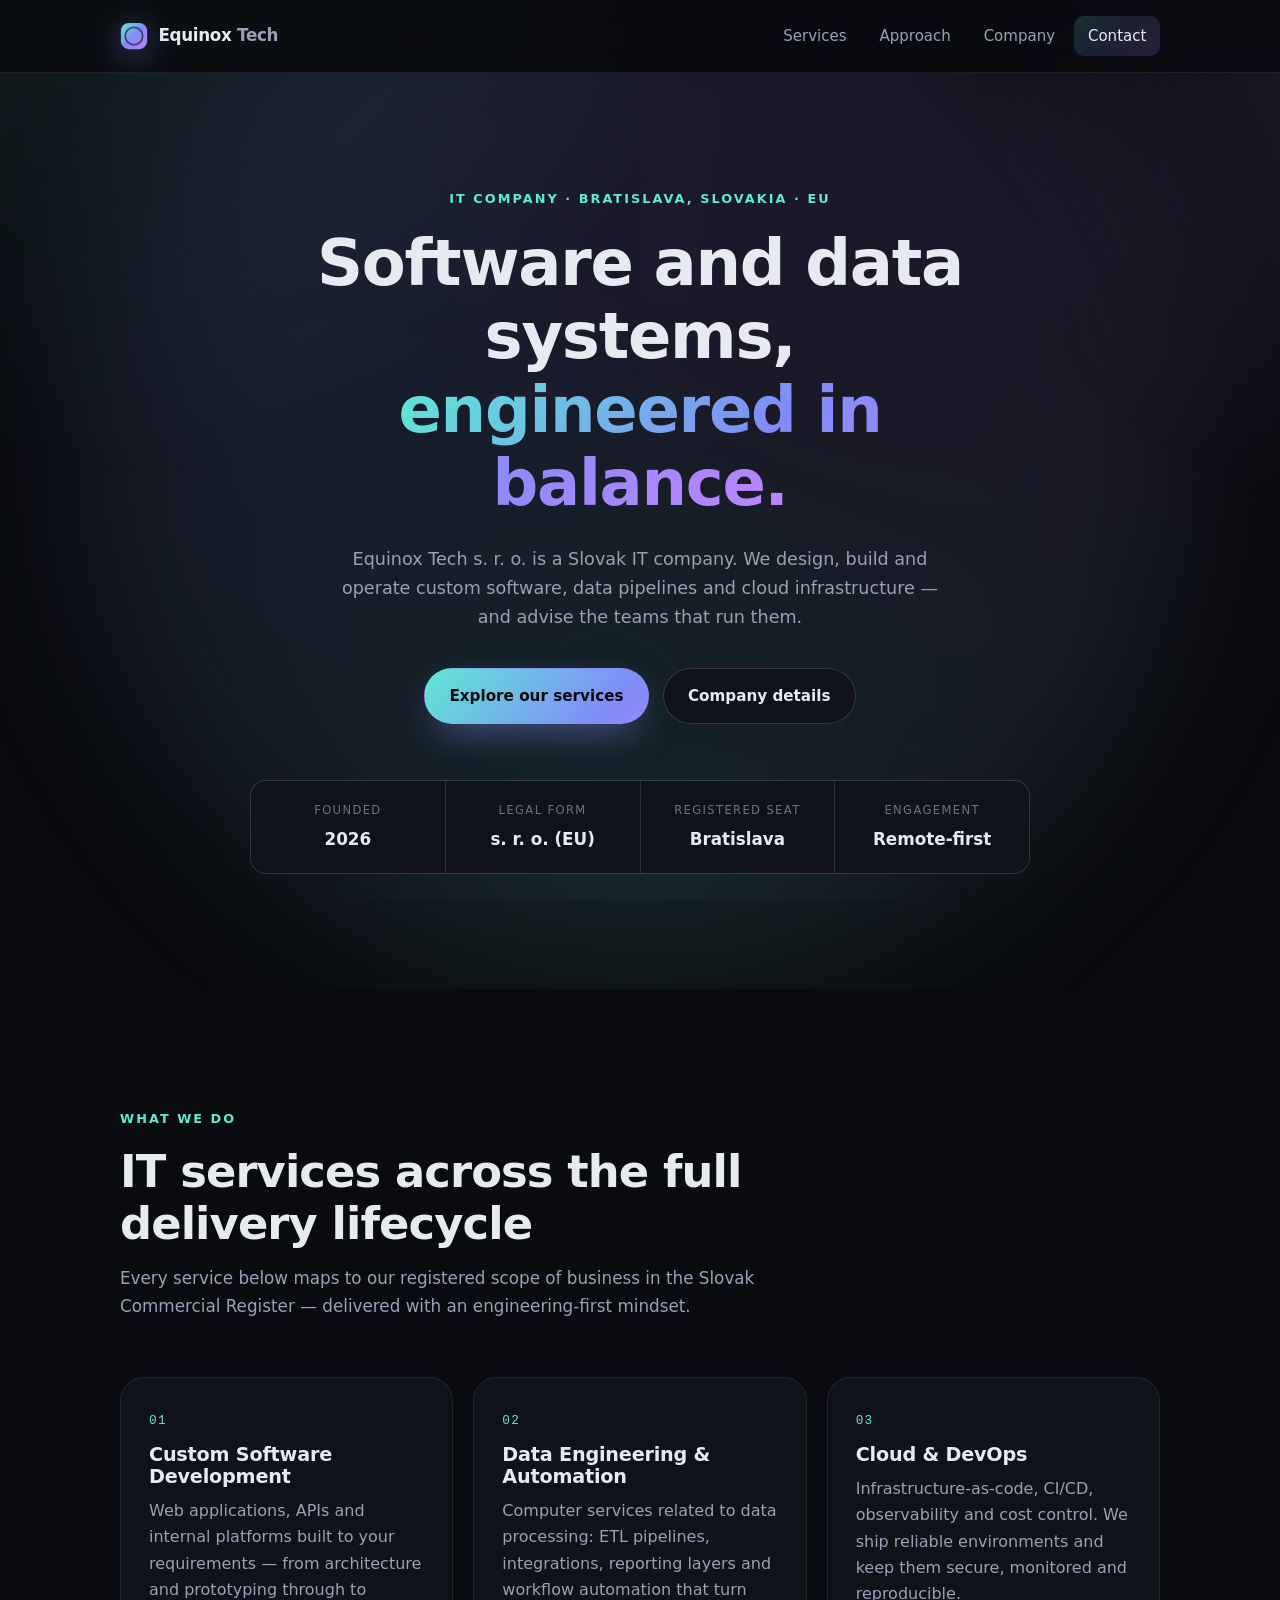
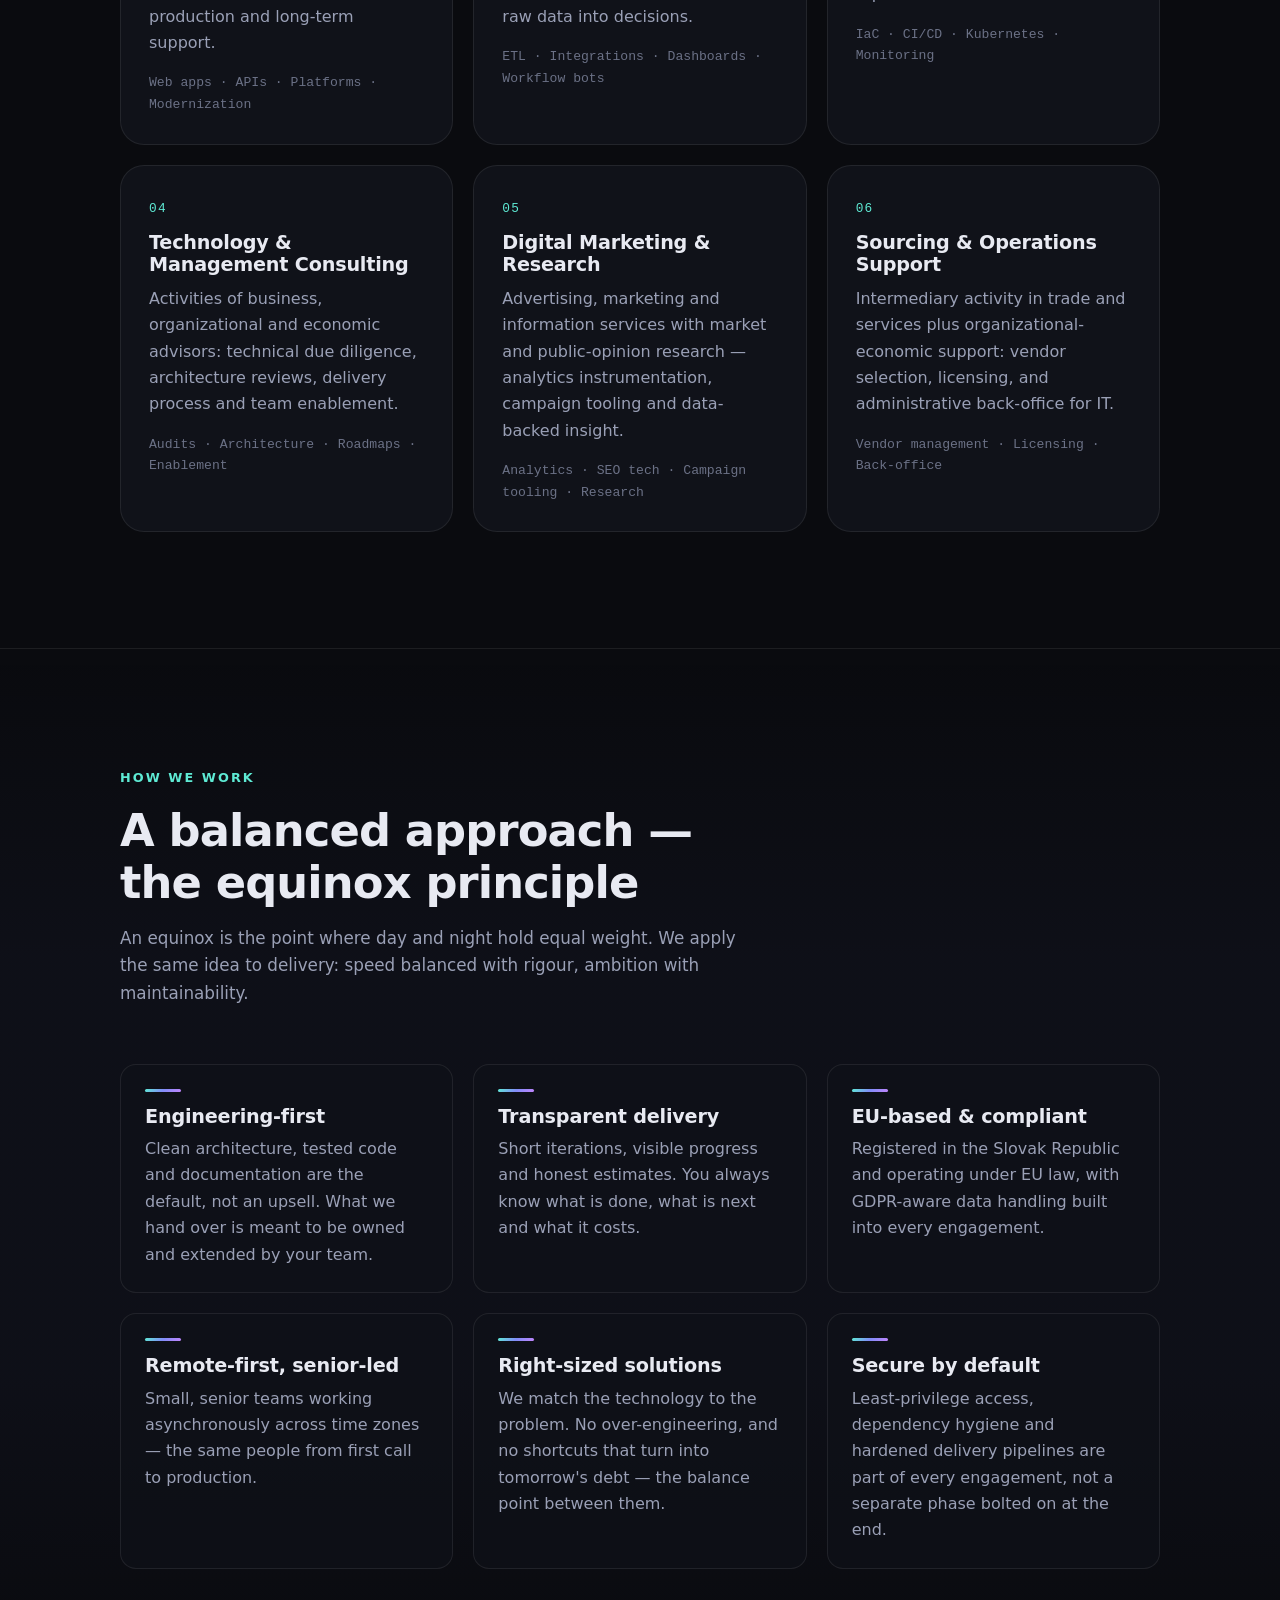
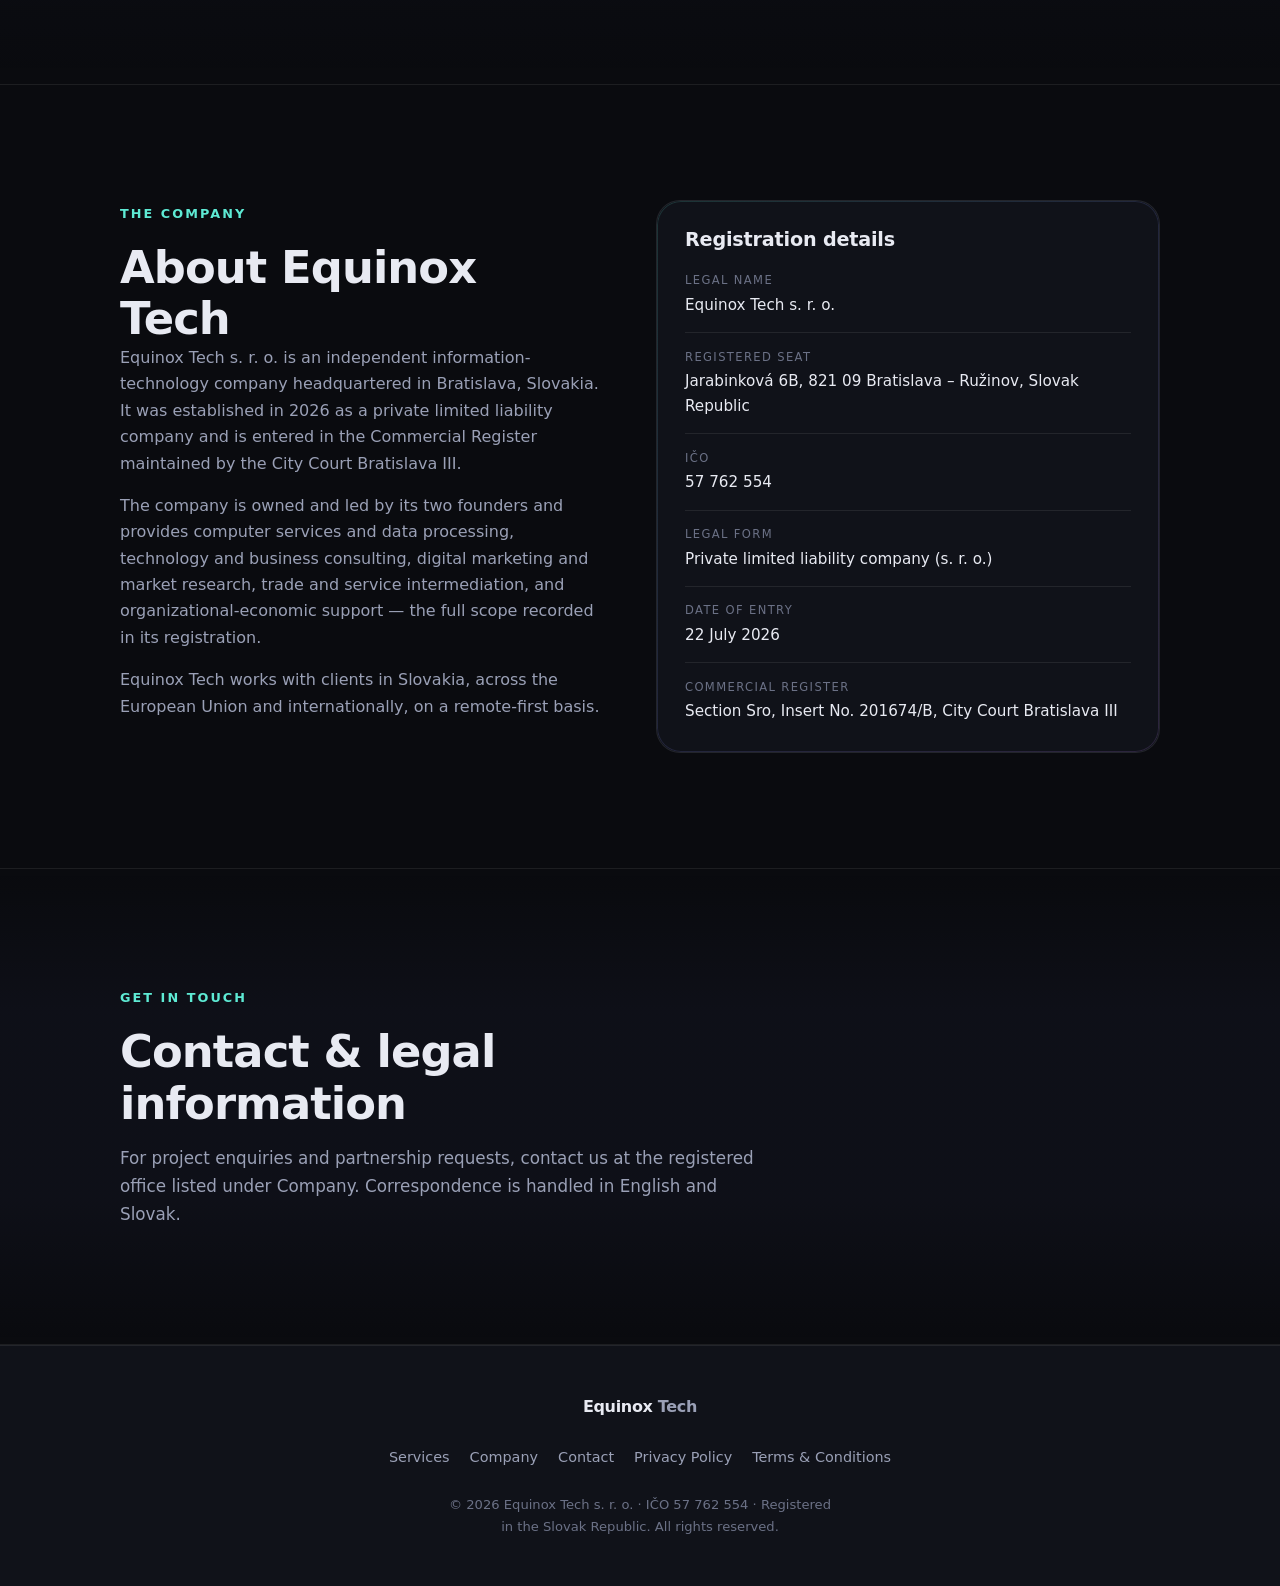
<file: index.html>
<!DOCTYPE html>
<html lang="en">
<head>
  <meta charset="UTF-8" />
  <meta name="viewport" content="width=device-width, initial-scale=1" />

  <title>Equinox Tech — IT Services &amp; Software Engineering Company in Slovakia</title>
  <meta name="description" content="Equinox Tech s. r. o. is a Slovakia-based IT company delivering custom software development, data engineering, cloud &amp; DevOps, and technology consulting for businesses across the EU and worldwide." />
  <meta name="keywords" content="Equinox Tech, IT services, software development, data engineering, cloud, DevOps, technology consulting, Bratislava, Slovakia, IT company" />
  <meta name="author" content="Equinox Tech s. r. o." />
  <meta name="robots" content="index, follow, max-image-preview:large, max-snippet:-1, max-video-preview:-1" />
  <meta name="theme-color" content="#0a0b0f" />
  <meta name="color-scheme" content="dark" />

  <link rel="canonical" href="https://equinox.tech/" />

  <!-- Open Graph -->
  <meta property="og:type" content="website" />
  <meta property="og:site_name" content="Equinox Tech" />
  <meta property="og:title" content="Equinox Tech — IT Services &amp; Software Engineering Company in Slovakia" />
  <meta property="og:description" content="Slovakia-based IT company delivering custom software development, data engineering, cloud &amp; DevOps, and technology consulting for businesses across the EU and worldwide." />
  <meta property="og:url" content="https://equinox.tech/" />
  <meta property="og:locale" content="en_US" />
  <meta property="og:image" content="https://equinox.tech/assets/og-image.svg" />
  <meta property="og:image:type" content="image/svg+xml" />
  <meta property="og:image:width" content="1200" />
  <meta property="og:image:height" content="630" />
  <meta property="og:image:alt" content="Equinox Tech — IT services and software engineering" />

  <!-- Twitter -->
  <meta name="twitter:card" content="summary_large_image" />
  <meta name="twitter:title" content="Equinox Tech — IT Services &amp; Software Engineering Company in Slovakia" />
  <meta name="twitter:description" content="Slovakia-based IT company delivering custom software development, data engineering, cloud &amp; DevOps, and technology consulting." />
  <meta name="twitter:image" content="https://equinox.tech/assets/og-image.svg" />
  <meta name="twitter:image:alt" content="Equinox Tech — IT services and software engineering" />

  <link rel="icon" href="assets/favicon.svg" type="image/svg+xml" />
  <link rel="apple-touch-icon" href="assets/favicon.svg" />
  <link rel="manifest" href="site.webmanifest" />

  <link rel="preload" href="assets/css/styles.css" as="style" />
  <link rel="stylesheet" href="assets/css/styles.css" />

  <script type="application/ld+json">
  {
    "@context": "https://schema.org",
    "@type": "Organization",
    "@id": "https://equinox.tech/#organization",
    "name": "Equinox Tech",
    "legalName": "Equinox Tech s. r. o.",
    "url": "https://equinox.tech/",
    "logo": "https://equinox.tech/assets/favicon.svg",
    "image": "https://equinox.tech/assets/og-image.svg",
    "description": "Slovakia-based IT company delivering custom software development, data engineering, cloud & DevOps, and technology consulting for businesses across the EU and worldwide.",
    "foundingDate": "2026-07-22",
    "slogan": "Engineering in balance.",
    "email": null,
    "address": {
      "@type": "PostalAddress",
      "streetAddress": "Jarabinková 6B",
      "addressLocality": "Bratislava – Ružinov",
      "postalCode": "821 09",
      "addressRegion": "Bratislavský kraj",
      "addressCountry": "SK"
    },
    "areaServed": ["SK", "EU", "Worldwide"],
    "knowsLanguage": ["en", "sk"],
    "knowsAbout": [
      "Software Development",
      "Web Application Development",
      "Data Processing and Automation",
      "Cloud Infrastructure",
      "DevOps",
      "Technology Consulting",
      "Digital Marketing and Market Research",
      "IT Services"
    ],
    "identifier": [
      { "@type": "PropertyValue", "name": "IČO", "value": "57762554" },
      { "@type": "PropertyValue", "name": "Commercial Register", "value": "Section Sro, Insert No. 201674/B, City Court Bratislava III" }
    ],
    "founder": [
      { "@type": "Person", "name": "Dmytro Fandieiev" },
      { "@type": "Person", "name": "Iryna Fandieieva" }
    ],
    "sameAs": [
      "https://www.orsr.sk/vypis.asp?lan=en&ID=767964&SID=2&P=1",
      "https://finstat.sk/57762554",
      "https://valida.sk/57762554"
    ]
  }
  </script>
  <script type="application/ld+json">
  {
    "@context": "https://schema.org",
    "@type": "WebSite",
    "@id": "https://equinox.tech/#website",
    "url": "https://equinox.tech/",
    "name": "Equinox Tech",
    "inLanguage": "en",
    "publisher": { "@id": "https://equinox.tech/#organization" }
  }
  </script>
</head>
<body>
  <a class="skip-link" href="#main">Skip to content</a>

  <header class="site-header">
    <div class="container header-inner">
      <a class="brand" href="#top" aria-label="Equinox Tech — home">
        <span class="brand-mark" aria-hidden="true">
          <svg viewBox="0 0 32 32" width="28" height="28" focusable="false">
            <defs>
              <linearGradient id="bg-grad" x1="0" y1="0" x2="1" y2="1">
                <stop offset="0" stop-color="#5eead4" />
                <stop offset="0.5" stop-color="#818cf8" />
                <stop offset="1" stop-color="#c084fc" />
              </linearGradient>
            </defs>
            <rect x="1" y="1" width="30" height="30" rx="9" fill="url(#bg-grad)" />
            <path d="M16 6a10 10 0 0 0 0 20 10 10 0 0 1 0-20Z" fill="#0a0b0f" opacity="0.85" />
            <circle cx="16" cy="16" r="10" fill="none" stroke="#0a0b0f" stroke-width="2" opacity="0.6" />
          </svg>
        </span>
        <span class="brand-name">Equinox<span class="brand-name-accent"> Tech</span></span>
      </a>

      <nav class="site-nav" aria-label="Primary">
        <button class="nav-toggle" aria-expanded="false" aria-controls="nav-list">
          <span class="nav-toggle-bar" aria-hidden="true"></span>
          <span class="sr-only">Toggle navigation</span>
        </button>
        <ul class="nav-list" id="nav-list">
          <li><a href="#services">Services</a></li>
          <li><a href="#approach">Approach</a></li>
          <li><a href="#about">Company</a></li>
          <li><a href="#contact">Contact</a></li>
        </ul>
      </nav>
    </div>
  </header>

  <main id="main">
    <!-- Hero -->
    <section class="hero" aria-labelledby="hero-title">
      <div class="hero-glow" aria-hidden="true"></div>
      <div class="container hero-inner">
        <p class="eyebrow reveal">IT company · Bratislava, Slovakia · EU</p>
        <h1 id="hero-title" class="reveal">
          Software and data systems,<br />
          <span class="gradient-text">engineered in balance.</span>
        </h1>
        <p class="hero-lead reveal">
          Equinox Tech s. r. o. is a Slovak IT company. We design, build and operate custom
          software, data pipelines and cloud infrastructure — and advise the teams that run them.
        </p>
        <div class="hero-actions reveal">
          <a class="btn btn-primary" href="#services">Explore our services</a>
          <a class="btn btn-ghost" href="#about">Company details</a>
        </div>
        <dl class="hero-stats reveal">
          <div>
            <dt>Founded</dt>
            <dd>2026</dd>
          </div>
          <div>
            <dt>Legal form</dt>
            <dd>s. r. o. (EU)</dd>
          </div>
          <div>
            <dt>Registered seat</dt>
            <dd>Bratislava</dd>
          </div>
          <div>
            <dt>Engagement</dt>
            <dd>Remote-first</dd>
          </div>
        </dl>
      </div>
    </section>

    <!-- Services -->
    <section id="services" class="section" aria-labelledby="services-title">
      <div class="container">
        <header class="section-head reveal">
          <p class="eyebrow">What we do</p>
          <h2 id="services-title">IT services across the full delivery lifecycle</h2>
          <p class="section-sub">
            Every service below maps to our registered scope of business in the Slovak
            Commercial Register — delivered with an engineering-first mindset.
          </p>
        </header>

        <ul class="card-grid" role="list">
          <li class="card reveal">
            <span class="card-index" aria-hidden="true">01</span>
            <h3>Custom Software Development</h3>
            <p>
              Web applications, APIs and internal platforms built to your requirements —
              from architecture and prototyping through to production and long-term support.
            </p>
            <p class="card-tags">Web apps · APIs · Platforms · Modernization</p>
          </li>
          <li class="card reveal">
            <span class="card-index" aria-hidden="true">02</span>
            <h3>Data Engineering &amp; Automation</h3>
            <p>
              Computer services related to data processing: ETL pipelines, integrations,
              reporting layers and workflow automation that turn raw data into decisions.
            </p>
            <p class="card-tags">ETL · Integrations · Dashboards · Workflow bots</p>
          </li>
          <li class="card reveal">
            <span class="card-index" aria-hidden="true">03</span>
            <h3>Cloud &amp; DevOps</h3>
            <p>
              Infrastructure-as-code, CI/CD, observability and cost control. We ship
              reliable environments and keep them secure, monitored and reproducible.
            </p>
            <p class="card-tags">IaC · CI/CD · Kubernetes · Monitoring</p>
          </li>
          <li class="card reveal">
            <span class="card-index" aria-hidden="true">04</span>
            <h3>Technology &amp; Management Consulting</h3>
            <p>
              Activities of business, organizational and economic advisors: technical due
              diligence, architecture reviews, delivery process and team enablement.
            </p>
            <p class="card-tags">Audits · Architecture · Roadmaps · Enablement</p>
          </li>
          <li class="card reveal">
            <span class="card-index" aria-hidden="true">05</span>
            <h3>Digital Marketing &amp; Research</h3>
            <p>
              Advertising, marketing and information services with market and public-opinion
              research — analytics instrumentation, campaign tooling and data-backed insight.
            </p>
            <p class="card-tags">Analytics · SEO tech · Campaign tooling · Research</p>
          </li>
          <li class="card reveal">
            <span class="card-index" aria-hidden="true">06</span>
            <h3>Sourcing &amp; Operations Support</h3>
            <p>
              Intermediary activity in trade and services plus organizational-economic
              support: vendor selection, licensing, and administrative back-office for IT.
            </p>
            <p class="card-tags">Vendor management · Licensing · Back-office</p>
          </li>
        </ul>
      </div>
    </section>

    <!-- Approach -->
    <section id="approach" class="section section-alt" aria-labelledby="approach-title">
      <div class="container">
        <header class="section-head reveal">
          <p class="eyebrow">How we work</p>
          <h2 id="approach-title">A balanced approach — the equinox principle</h2>
          <p class="section-sub">
            An equinox is the point where day and night hold equal weight. We apply the
            same idea to delivery: speed balanced with rigour, ambition with maintainability.
          </p>
        </header>

        <div class="feature-grid">
          <article class="feature reveal">
            <h3>Engineering-first</h3>
            <p>
              Clean architecture, tested code and documentation are the default, not an
              upsell. What we hand over is meant to be owned and extended by your team.
            </p>
          </article>
          <article class="feature reveal">
            <h3>Transparent delivery</h3>
            <p>
              Short iterations, visible progress and honest estimates. You always know
              what is done, what is next and what it costs.
            </p>
          </article>
          <article class="feature reveal">
            <h3>EU-based &amp; compliant</h3>
            <p>
              Registered in the Slovak Republic and operating under EU law, with
              GDPR-aware data handling built into every engagement.
            </p>
          </article>
          <article class="feature reveal">
            <h3>Remote-first, senior-led</h3>
            <p>
              Small, senior teams working asynchronously across time zones — the same
              people from first call to production.
            </p>
          </article>
          <article class="feature reveal">
            <h3>Right-sized solutions</h3>
            <p>
              We match the technology to the problem. No over-engineering, and no
              shortcuts that turn into tomorrow's debt — the balance point between them.
            </p>
          </article>
          <article class="feature reveal">
            <h3>Secure by default</h3>
            <p>
              Least-privilege access, dependency hygiene and hardened delivery pipelines
              are part of every engagement, not a separate phase bolted on at the end.
            </p>
          </article>
        </div>
      </div>
    </section>

    <!-- About / Company -->
    <section id="about" class="section" aria-labelledby="about-title">
      <div class="container about-layout">
        <div class="about-copy reveal">
          <p class="eyebrow">The company</p>
          <h2 id="about-title">About Equinox Tech</h2>
          <p>
            Equinox Tech s. r. o. is an independent information-technology company
            headquartered in Bratislava, Slovakia. It was established in 2026 as a
            private limited liability company and is entered in the Commercial Register
            maintained by the City Court Bratislava III.
          </p>
          <p>
            The company is owned and led by its two founders and provides computer
            services and data processing, technology and business consulting, digital
            marketing and market research, trade and service intermediation, and
            organizational-economic support — the full scope recorded in its
            registration.
          </p>
          <p>
            Equinox Tech works with clients in Slovakia, across the European Union and
            internationally, on a remote-first basis.
          </p>
        </div>

        <aside class="about-facts reveal" aria-label="Company registration details">
          <h3>Registration details</h3>
          <dl class="facts">
            <div><dt>Legal name</dt><dd>Equinox Tech s. r. o.</dd></div>
            <div><dt>Registered seat</dt><dd>Jarabinková 6B, 821 09 Bratislava – Ružinov, Slovak Republic</dd></div>
            <div><dt>IČO</dt><dd>57&nbsp;762&nbsp;554</dd></div>
            <div><dt>Legal form</dt><dd>Private limited liability company (s. r. o.)</dd></div>
            <div><dt>Date of entry</dt><dd>22 July 2026</dd></div>
            <div><dt>Commercial Register</dt><dd>Section Sro, Insert No. 201674/B, City Court Bratislava III</dd></div>
          </dl>
        </aside>
      </div>
    </section>

    <!-- Contact -->
    <section id="contact" class="section section-alt" aria-labelledby="contact-title">
      <div class="container">
        <header class="section-head reveal">
          <p class="eyebrow">Get in touch</p>
          <h2 id="contact-title">Contact &amp; legal information</h2>
          <p class="section-sub">
            For project enquiries and partnership requests, contact us at the registered
            office listed under <a href="#about">Company</a>. Correspondence is handled in
            English and Slovak.
          </p>
        </header>
      </div>
    </section>
  </main>

  <footer class="site-footer">
    <div class="container footer-inner">
      <p class="footer-brand">Equinox<span class="brand-name-accent"> Tech</span></p>
      <nav aria-label="Footer">
        <ul class="footer-nav">
          <li><a href="#services">Services</a></li>
          <li><a href="#about">Company</a></li>
          <li><a href="#contact">Contact</a></li>
          <li><a href="privacy-policy.html">Privacy Policy</a></li>
          <li><a href="terms-and-conditions.html">Terms &amp; Conditions</a></li>
        </ul>
      </nav>
      <p class="footer-legal">
        © <span id="year">2026</span> Equinox Tech s. r. o. · IČO 57&nbsp;762&nbsp;554 ·
        Registered in the Slovak Republic. All rights reserved.
      </p>
    </div>
  </footer>

  <script src="assets/js/main.js" defer></script>
</body>
</html>
</file>
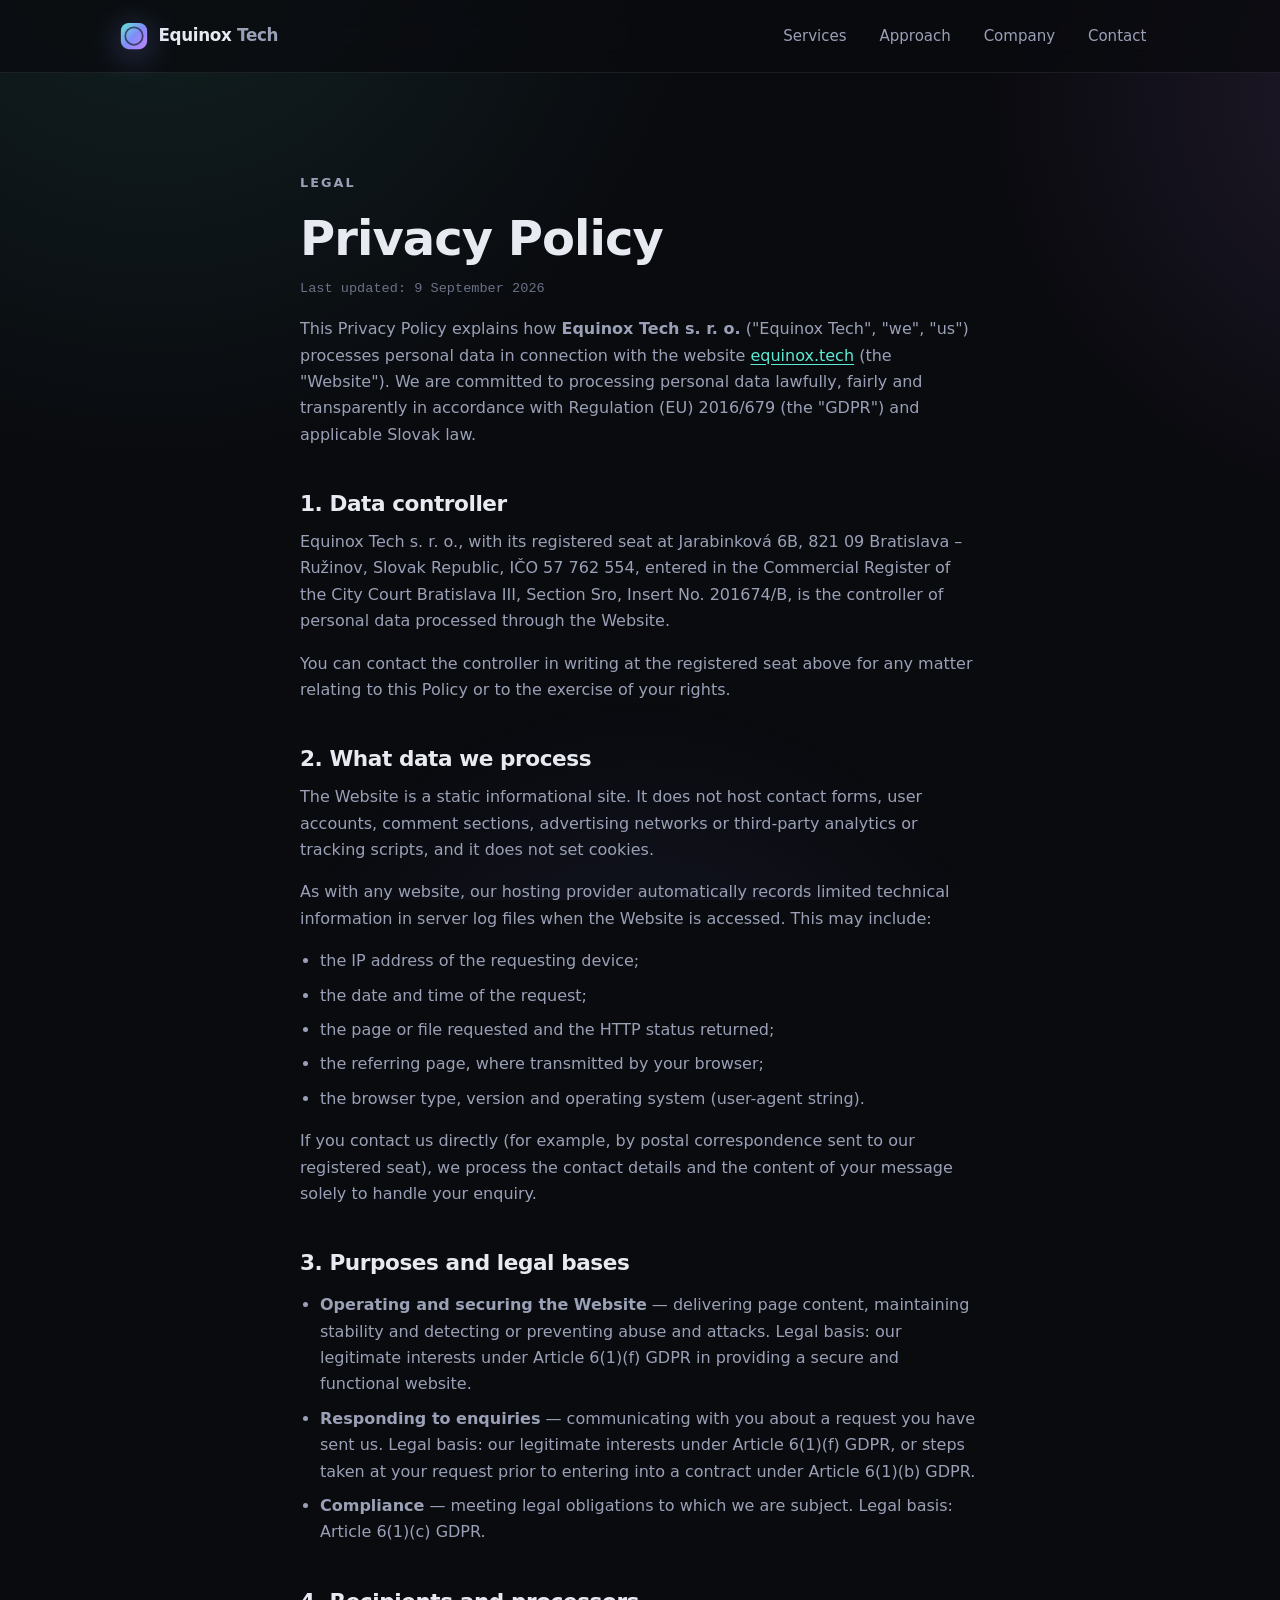
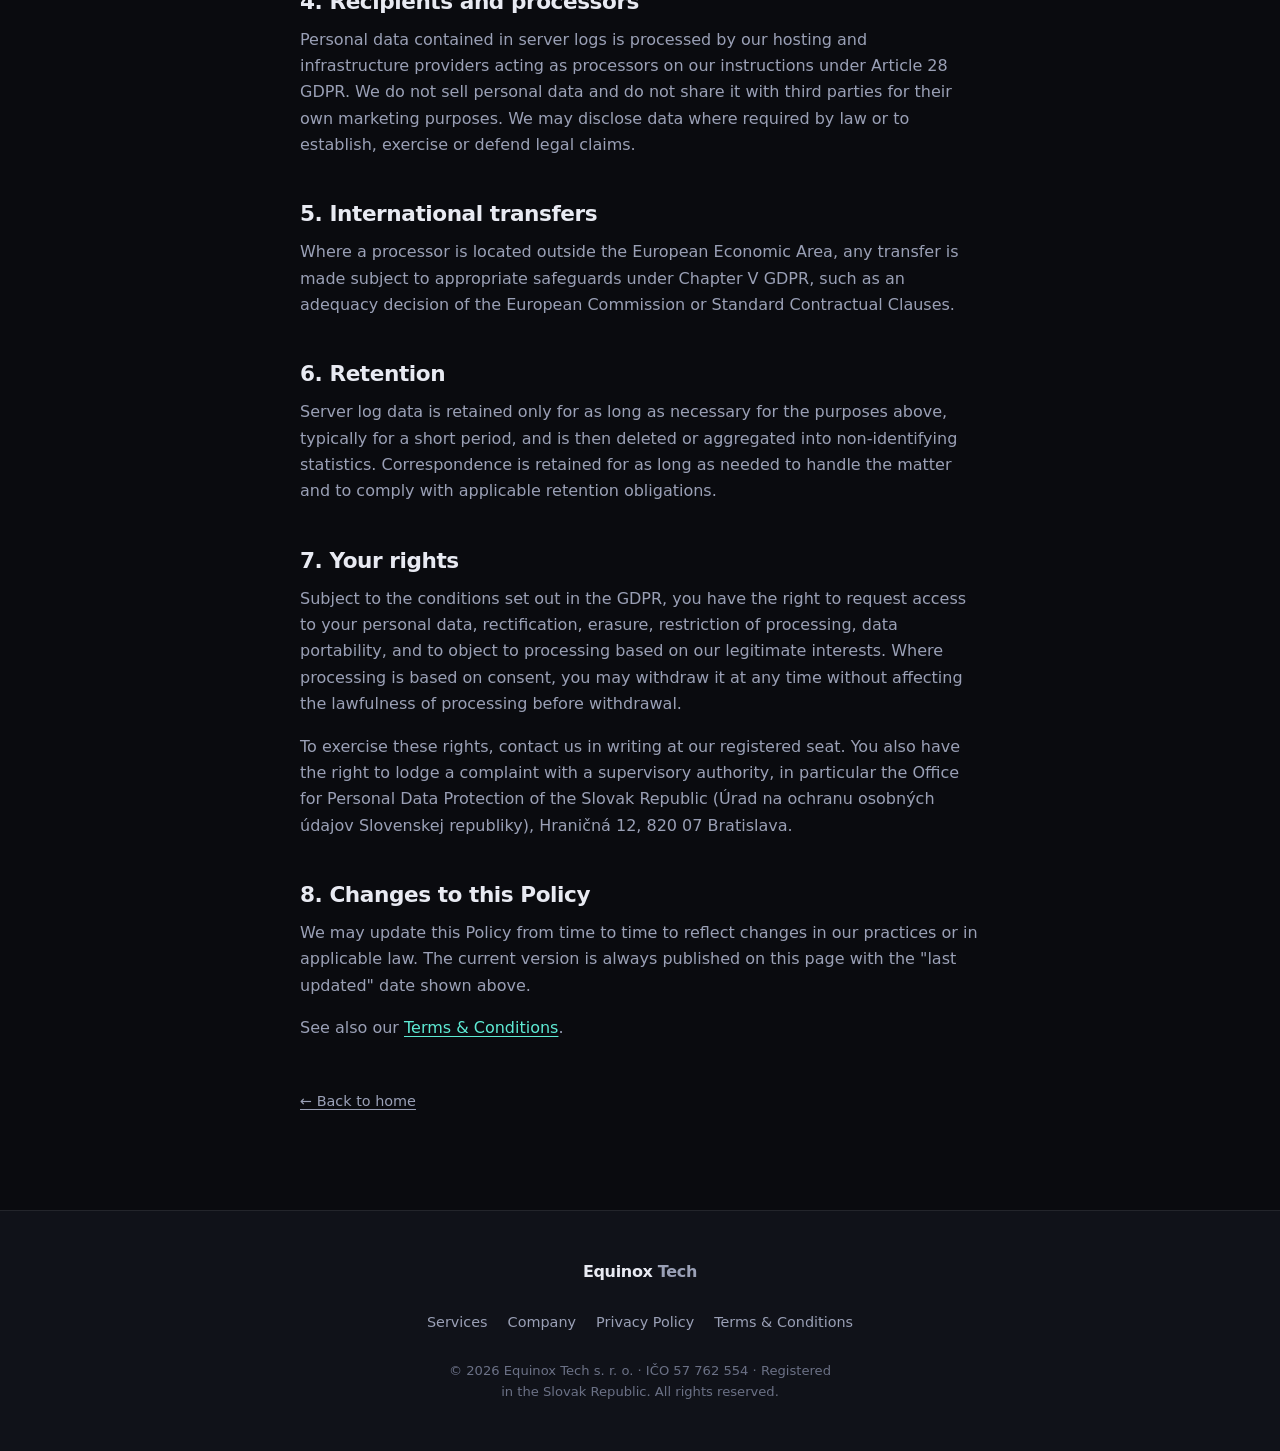
<file: privacy-policy.html>
<!DOCTYPE html>
<html lang="en">
<head>
  <meta charset="UTF-8" />
  <meta name="viewport" content="width=device-width, initial-scale=1" />

  <title>Privacy Policy — Equinox Tech</title>
  <meta name="description" content="Privacy Policy for the Equinox Tech website: what limited technical data is processed, the legal basis under the GDPR, and how to contact the data controller, Equinox Tech s. r. o." />
  <meta name="robots" content="index, follow" />
  <meta name="theme-color" content="#0a0b0f" />
  <meta name="color-scheme" content="dark" />

  <link rel="canonical" href="https://equinox.tech/privacy-policy.html" />

  <meta property="og:type" content="website" />
  <meta property="og:site_name" content="Equinox Tech" />
  <meta property="og:title" content="Privacy Policy — Equinox Tech" />
  <meta property="og:description" content="How the Equinox Tech website processes technical data, the legal basis under the GDPR, and how to reach the data controller." />
  <meta property="og:url" content="https://equinox.tech/privacy-policy.html" />
  <meta property="og:locale" content="en_US" />
  <meta property="og:image" content="https://equinox.tech/assets/og-image.svg" />
  <meta name="twitter:card" content="summary_large_image" />
  <meta name="twitter:image" content="https://equinox.tech/assets/og-image.svg" />

  <link rel="icon" href="assets/favicon.svg" type="image/svg+xml" />
  <link rel="apple-touch-icon" href="assets/favicon.svg" />
  <link rel="manifest" href="site.webmanifest" />
  <link rel="stylesheet" href="assets/css/styles.css" />
</head>
<body>
  <a class="skip-link" href="#main">Skip to content</a>

  <header class="site-header">
    <div class="container header-inner">
      <a class="brand" href="index.html#top" aria-label="Equinox Tech — home">
        <span class="brand-mark" aria-hidden="true">
          <svg viewBox="0 0 32 32" width="28" height="28" focusable="false">
            <defs>
              <linearGradient id="bg-grad" x1="0" y1="0" x2="1" y2="1">
                <stop offset="0" stop-color="#5eead4" />
                <stop offset="0.5" stop-color="#818cf8" />
                <stop offset="1" stop-color="#c084fc" />
              </linearGradient>
            </defs>
            <rect x="1" y="1" width="30" height="30" rx="9" fill="url(#bg-grad)" />
            <path d="M16 6a10 10 0 0 0 0 20 10 10 0 0 1 0-20Z" fill="#0a0b0f" opacity="0.85" />
            <circle cx="16" cy="16" r="10" fill="none" stroke="#0a0b0f" stroke-width="2" opacity="0.6" />
          </svg>
        </span>
        <span class="brand-name">Equinox<span class="brand-name-accent"> Tech</span></span>
      </a>
      <nav class="site-nav" aria-label="Primary">
        <button class="nav-toggle" aria-expanded="false" aria-controls="nav-list">
          <span class="nav-toggle-bar" aria-hidden="true"></span>
          <span class="sr-only">Toggle navigation</span>
        </button>
        <ul class="nav-list" id="nav-list">
          <li><a href="index.html#services">Services</a></li>
          <li><a href="index.html#approach">Approach</a></li>
          <li><a href="index.html#about">Company</a></li>
          <li><a href="index.html#contact">Contact</a></li>
        </ul>
      </nav>
    </div>
  </header>

  <main id="main" class="legal">
    <div class="container legal-inner">
      <p class="eyebrow">Legal</p>
      <h1>Privacy Policy</h1>
      <p class="updated">Last updated: 9 September 2026</p>

      <p>
        This Privacy Policy explains how <strong>Equinox Tech s. r. o.</strong> ("Equinox
        Tech", "we", "us") processes personal data in connection with the website
        <a href="https://frostreydis.github.io/equinox-tech/">equinox.tech</a> (the "Website"). We are committed
        to processing personal data lawfully, fairly and transparently in accordance with
        Regulation (EU) 2016/679 (the "GDPR") and applicable Slovak law.
      </p>

      <h2>1. Data controller</h2>
      <p>
        Equinox Tech s. r. o., with its registered seat at Jarabinková 6B, 821 09
        Bratislava – Ružinov, Slovak Republic, IČO 57 762 554, entered in the Commercial
        Register of the City Court Bratislava III, Section Sro, Insert No. 201674/B, is the
        controller of personal data processed through the Website.
      </p>
      <p>
        You can contact the controller in writing at the registered seat above for any
        matter relating to this Policy or to the exercise of your rights.
      </p>

      <h2>2. What data we process</h2>
      <p>
        The Website is a static informational site. It does not host contact forms, user
        accounts, comment sections, advertising networks or third-party analytics or
        tracking scripts, and it does not set cookies.
      </p>
      <p>
        As with any website, our hosting provider automatically records limited technical
        information in server log files when the Website is accessed. This may include:
      </p>
      <ul>
        <li>the IP address of the requesting device;</li>
        <li>the date and time of the request;</li>
        <li>the page or file requested and the HTTP status returned;</li>
        <li>the referring page, where transmitted by your browser;</li>
        <li>the browser type, version and operating system (user-agent string).</li>
      </ul>
      <p>
        If you contact us directly (for example, by postal correspondence sent to our
        registered seat), we process the contact details and the content of your message
        solely to handle your enquiry.
      </p>

      <h2>3. Purposes and legal bases</h2>
      <ul>
        <li>
          <strong>Operating and securing the Website</strong> — delivering page content,
          maintaining stability and detecting or preventing abuse and attacks. Legal basis:
          our legitimate interests under Article 6(1)(f) GDPR in providing a secure and
          functional website.
        </li>
        <li>
          <strong>Responding to enquiries</strong> — communicating with you about a request
          you have sent us. Legal basis: our legitimate interests under Article 6(1)(f)
          GDPR, or steps taken at your request prior to entering into a contract under
          Article 6(1)(b) GDPR.
        </li>
        <li>
          <strong>Compliance</strong> — meeting legal obligations to which we are subject.
          Legal basis: Article 6(1)(c) GDPR.
        </li>
      </ul>

      <h2>4. Recipients and processors</h2>
      <p>
        Personal data contained in server logs is processed by our hosting and
        infrastructure providers acting as processors on our instructions under
        Article 28 GDPR. We do not sell personal data and do not share it with third
        parties for their own marketing purposes. We may disclose data where required by
        law or to establish, exercise or defend legal claims.
      </p>

      <h2>5. International transfers</h2>
      <p>
        Where a processor is located outside the European Economic Area, any transfer is
        made subject to appropriate safeguards under Chapter V GDPR, such as an adequacy
        decision of the European Commission or Standard Contractual Clauses.
      </p>

      <h2>6. Retention</h2>
      <p>
        Server log data is retained only for as long as necessary for the purposes above,
        typically for a short period, and is then deleted or aggregated into
        non-identifying statistics. Correspondence is retained for as long as needed to
        handle the matter and to comply with applicable retention obligations.
      </p>

      <h2>7. Your rights</h2>
      <p>
        Subject to the conditions set out in the GDPR, you have the right to request
        access to your personal data, rectification, erasure, restriction of processing,
        data portability, and to object to processing based on our legitimate interests.
        Where processing is based on consent, you may withdraw it at any time without
        affecting the lawfulness of processing before withdrawal.
      </p>
      <p>
        To exercise these rights, contact us in writing at our registered seat. You also
        have the right to lodge a complaint with a supervisory authority, in particular
        the Office for Personal Data Protection of the Slovak Republic (Úrad na ochranu
        osobných údajov Slovenskej republiky), Hraničná 12, 820 07 Bratislava.
      </p>

      <h2>8. Changes to this Policy</h2>
      <p>
        We may update this Policy from time to time to reflect changes in our practices or
        in applicable law. The current version is always published on this page with the
        "last updated" date shown above.
      </p>

      <p>
        See also our <a href="terms-and-conditions.html">Terms &amp; Conditions</a>.
      </p>

      <a class="back-link" href="index.html">← Back to home</a>
    </div>
  </main>

  <footer class="site-footer">
    <div class="container footer-inner">
      <p class="footer-brand">Equinox<span class="brand-name-accent"> Tech</span></p>
      <nav aria-label="Footer">
        <ul class="footer-nav">
          <li><a href="index.html#services">Services</a></li>
          <li><a href="index.html#about">Company</a></li>
          <li><a href="privacy-policy.html">Privacy Policy</a></li>
          <li><a href="terms-and-conditions.html">Terms &amp; Conditions</a></li>
        </ul>
      </nav>
      <p class="footer-legal">
        © <span id="year">2026</span> Equinox Tech s. r. o. · IČO 57&nbsp;762&nbsp;554 ·
        Registered in the Slovak Republic. All rights reserved.
      </p>
    </div>
  </footer>

  <script src="assets/js/main.js" defer></script>
</body>
</html>
</file>
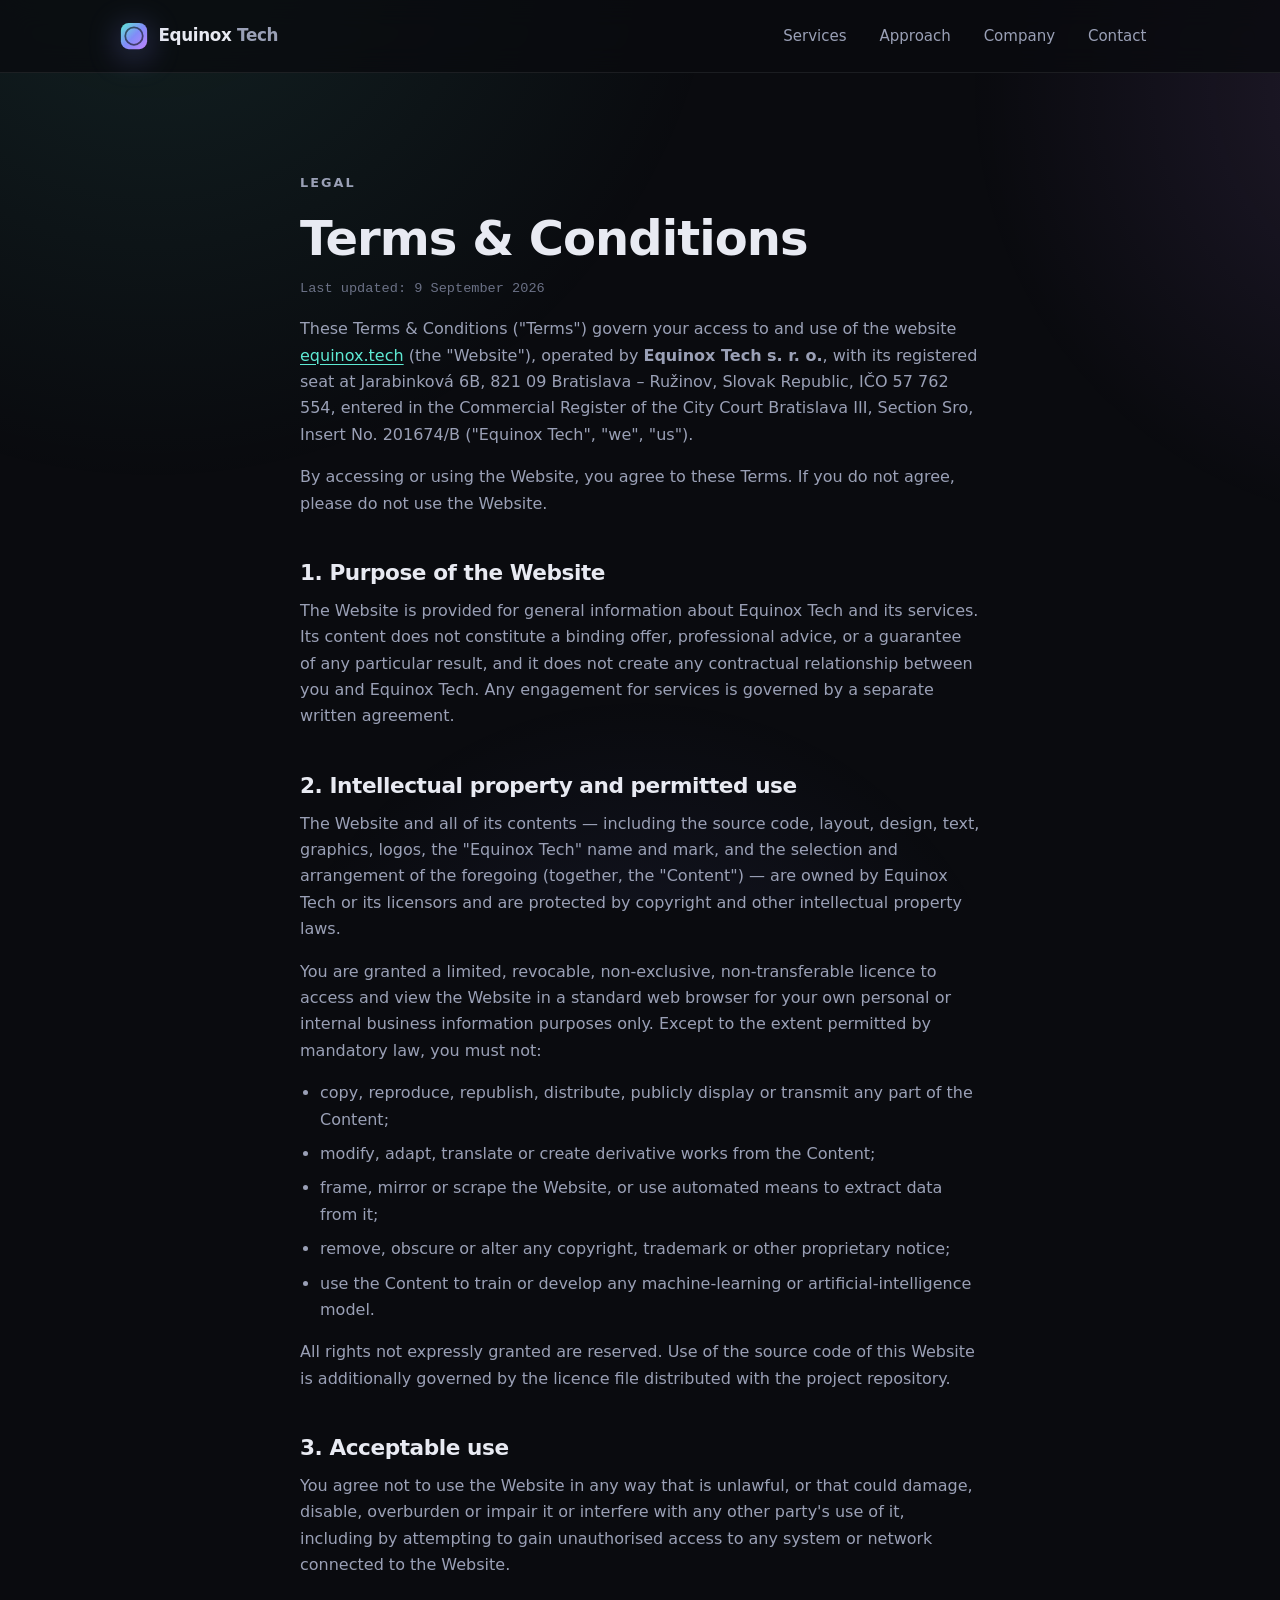
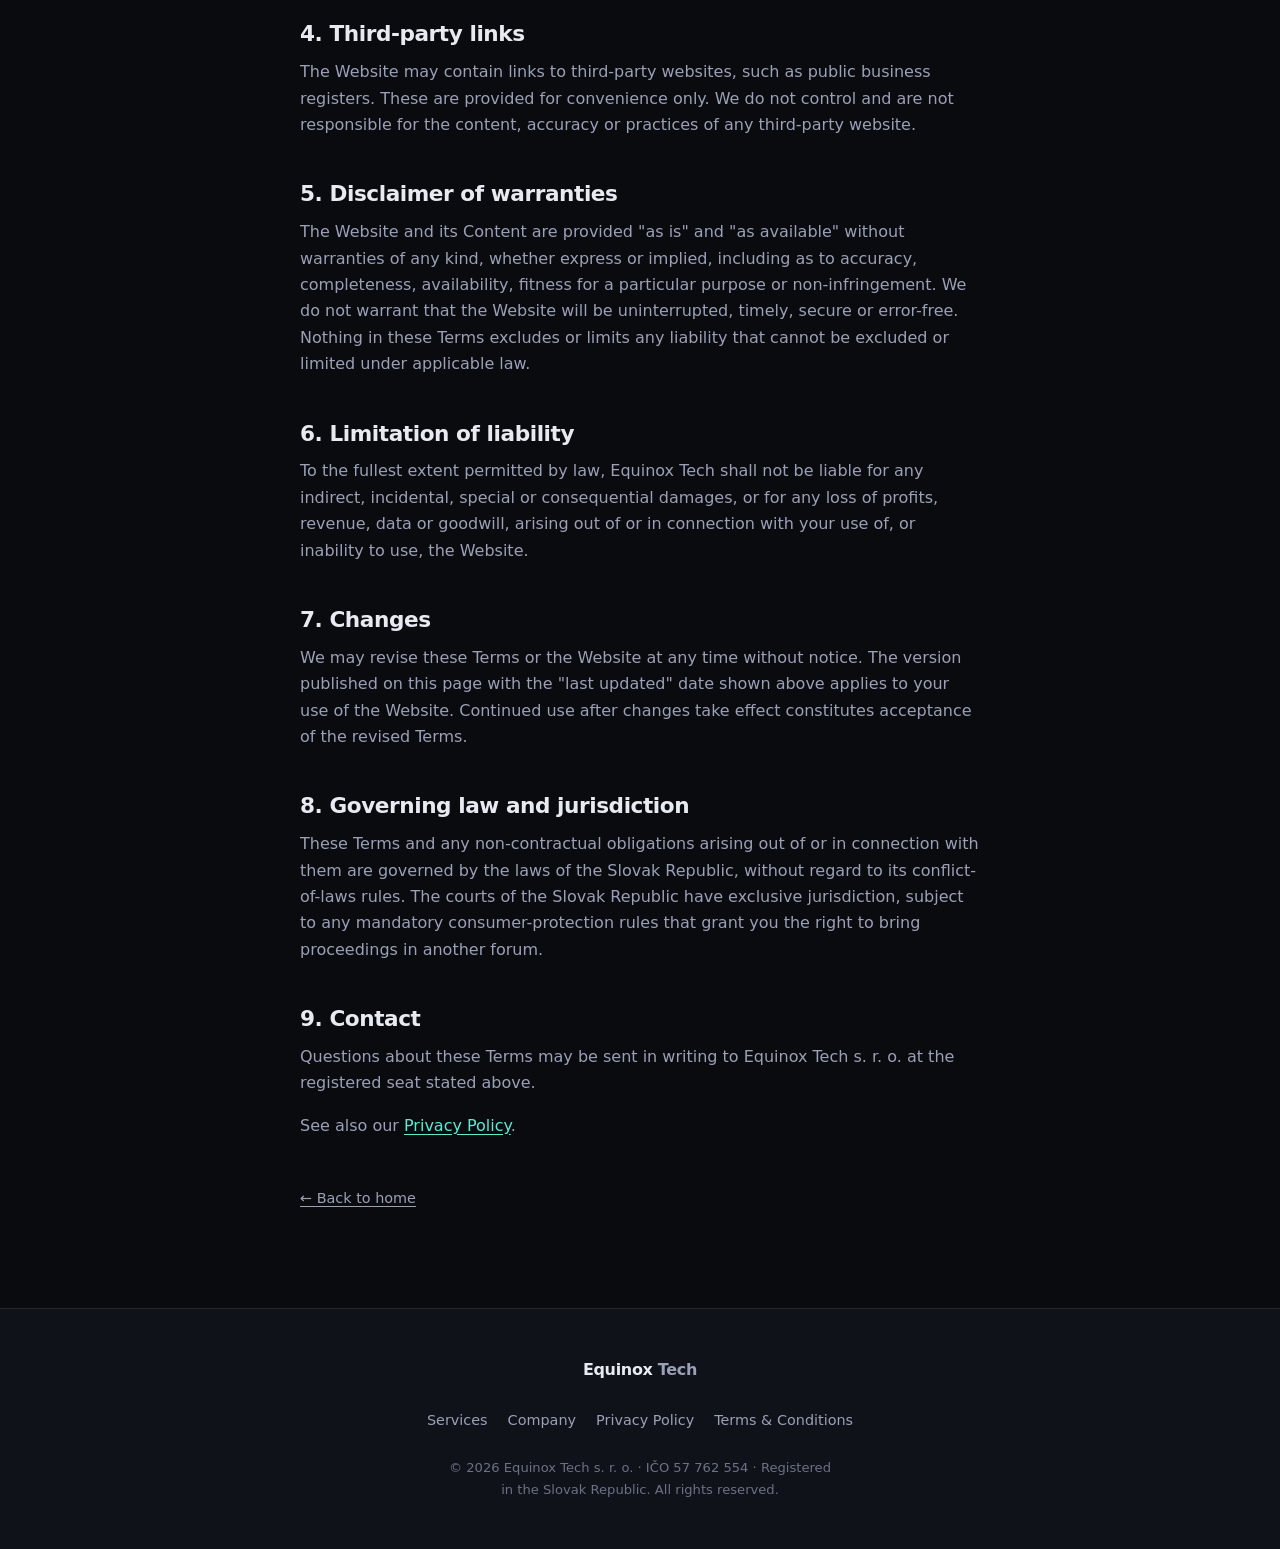
<file: terms-and-conditions.html>
<!DOCTYPE html>
<html lang="en">
<head>
  <meta charset="UTF-8" />
  <meta name="viewport" content="width=device-width, initial-scale=1" />

  <title>Terms &amp; Conditions — Equinox Tech</title>
  <meta name="description" content="Terms &amp; Conditions governing use of the Equinox Tech website: permitted use, intellectual property, disclaimers, limitation of liability and governing law." />
  <meta name="robots" content="index, follow" />
  <meta name="theme-color" content="#0a0b0f" />
  <meta name="color-scheme" content="dark" />

  <link rel="canonical" href="https://equinox.tech/terms-and-conditions.html" />

  <meta property="og:type" content="website" />
  <meta property="og:site_name" content="Equinox Tech" />
  <meta property="og:title" content="Terms &amp; Conditions — Equinox Tech" />
  <meta property="og:description" content="Terms governing use of the Equinox Tech website: permitted use, intellectual property, disclaimers, limitation of liability and governing law." />
  <meta property="og:url" content="https://equinox.tech/terms-and-conditions.html" />
  <meta property="og:locale" content="en_US" />
  <meta property="og:image" content="https://equinox.tech/assets/og-image.svg" />
  <meta name="twitter:card" content="summary_large_image" />
  <meta name="twitter:image" content="https://equinox.tech/assets/og-image.svg" />

  <link rel="icon" href="assets/favicon.svg" type="image/svg+xml" />
  <link rel="apple-touch-icon" href="assets/favicon.svg" />
  <link rel="manifest" href="site.webmanifest" />
  <link rel="stylesheet" href="assets/css/styles.css" />
</head>
<body>
  <a class="skip-link" href="#main">Skip to content</a>

  <header class="site-header">
    <div class="container header-inner">
      <a class="brand" href="index.html#top" aria-label="Equinox Tech — home">
        <span class="brand-mark" aria-hidden="true">
          <svg viewBox="0 0 32 32" width="28" height="28" focusable="false">
            <defs>
              <linearGradient id="bg-grad" x1="0" y1="0" x2="1" y2="1">
                <stop offset="0" stop-color="#5eead4" />
                <stop offset="0.5" stop-color="#818cf8" />
                <stop offset="1" stop-color="#c084fc" />
              </linearGradient>
            </defs>
            <rect x="1" y="1" width="30" height="30" rx="9" fill="url(#bg-grad)" />
            <path d="M16 6a10 10 0 0 0 0 20 10 10 0 0 1 0-20Z" fill="#0a0b0f" opacity="0.85" />
            <circle cx="16" cy="16" r="10" fill="none" stroke="#0a0b0f" stroke-width="2" opacity="0.6" />
          </svg>
        </span>
        <span class="brand-name">Equinox<span class="brand-name-accent"> Tech</span></span>
      </a>
      <nav class="site-nav" aria-label="Primary">
        <button class="nav-toggle" aria-expanded="false" aria-controls="nav-list">
          <span class="nav-toggle-bar" aria-hidden="true"></span>
          <span class="sr-only">Toggle navigation</span>
        </button>
        <ul class="nav-list" id="nav-list">
          <li><a href="index.html#services">Services</a></li>
          <li><a href="index.html#approach">Approach</a></li>
          <li><a href="index.html#about">Company</a></li>
          <li><a href="index.html#contact">Contact</a></li>
        </ul>
      </nav>
    </div>
  </header>

  <main id="main" class="legal">
    <div class="container legal-inner">
      <p class="eyebrow">Legal</p>
      <h1>Terms &amp; Conditions</h1>
      <p class="updated">Last updated: 9 September 2026</p>

      <p>
        These Terms &amp; Conditions ("Terms") govern your access to and use of the website
        <a href="https://frostreydis.github.io/equinox-tech/">equinox.tech</a> (the "Website"), operated by
        <strong>Equinox Tech s. r. o.</strong>, with its registered seat at Jarabinková 6B,
        821 09 Bratislava – Ružinov, Slovak Republic, IČO 57 762 554, entered in the
        Commercial Register of the City Court Bratislava III, Section Sro, Insert
        No. 201674/B ("Equinox Tech", "we", "us").
      </p>
      <p>
        By accessing or using the Website, you agree to these Terms. If you do not agree,
        please do not use the Website.
      </p>

      <h2>1. Purpose of the Website</h2>
      <p>
        The Website is provided for general information about Equinox Tech and its
        services. Its content does not constitute a binding offer, professional advice, or
        a guarantee of any particular result, and it does not create any contractual
        relationship between you and Equinox Tech. Any engagement for services is governed
        by a separate written agreement.
      </p>

      <h2>2. Intellectual property and permitted use</h2>
      <p>
        The Website and all of its contents — including the source code, layout, design,
        text, graphics, logos, the "Equinox Tech" name and mark, and the selection and
        arrangement of the foregoing (together, the "Content") — are owned by Equinox Tech
        or its licensors and are protected by copyright and other intellectual property
        laws.
      </p>
      <p>
        You are granted a limited, revocable, non-exclusive, non-transferable licence to
        access and view the Website in a standard web browser for your own personal or
        internal business information purposes only. Except to the extent permitted by
        mandatory law, you must not:
      </p>
      <ul>
        <li>copy, reproduce, republish, distribute, publicly display or transmit any part of the Content;</li>
        <li>modify, adapt, translate or create derivative works from the Content;</li>
        <li>frame, mirror or scrape the Website, or use automated means to extract data from it;</li>
        <li>remove, obscure or alter any copyright, trademark or other proprietary notice;</li>
        <li>use the Content to train or develop any machine-learning or artificial-intelligence model.</li>
      </ul>
      <p>
        All rights not expressly granted are reserved. Use of the source code of this
        Website is additionally governed by the licence file distributed with the project
        repository.
      </p>

      <h2>3. Acceptable use</h2>
      <p>
        You agree not to use the Website in any way that is unlawful, or that could
        damage, disable, overburden or impair it or interfere with any other party's use
        of it, including by attempting to gain unauthorised access to any system or network
        connected to the Website.
      </p>

      <h2>4. Third-party links</h2>
      <p>
        The Website may contain links to third-party websites, such as public business
        registers. These are provided for convenience only. We do not control and are not
        responsible for the content, accuracy or practices of any third-party website.
      </p>

      <h2>5. Disclaimer of warranties</h2>
      <p>
        The Website and its Content are provided "as is" and "as available" without
        warranties of any kind, whether express or implied, including as to accuracy,
        completeness, availability, fitness for a particular purpose or non-infringement.
        We do not warrant that the Website will be uninterrupted, timely, secure or
        error-free. Nothing in these Terms excludes or limits any liability that cannot be
        excluded or limited under applicable law.
      </p>

      <h2>6. Limitation of liability</h2>
      <p>
        To the fullest extent permitted by law, Equinox Tech shall not be liable for any
        indirect, incidental, special or consequential damages, or for any loss of profits,
        revenue, data or goodwill, arising out of or in connection with your use of, or
        inability to use, the Website.
      </p>

      <h2>7. Changes</h2>
      <p>
        We may revise these Terms or the Website at any time without notice. The version
        published on this page with the "last updated" date shown above applies to your
        use of the Website. Continued use after changes take effect constitutes acceptance
        of the revised Terms.
      </p>

      <h2>8. Governing law and jurisdiction</h2>
      <p>
        These Terms and any non-contractual obligations arising out of or in connection
        with them are governed by the laws of the Slovak Republic, without regard to its
        conflict-of-laws rules. The courts of the Slovak Republic have exclusive
        jurisdiction, subject to any mandatory consumer-protection rules that grant you the
        right to bring proceedings in another forum.
      </p>

      <h2>9. Contact</h2>
      <p>
        Questions about these Terms may be sent in writing to Equinox Tech s. r. o. at the
        registered seat stated above.
      </p>

      <p>
        See also our <a href="privacy-policy.html">Privacy Policy</a>.
      </p>

      <a class="back-link" href="index.html">← Back to home</a>
    </div>
  </main>

  <footer class="site-footer">
    <div class="container footer-inner">
      <p class="footer-brand">Equinox<span class="brand-name-accent"> Tech</span></p>
      <nav aria-label="Footer">
        <ul class="footer-nav">
          <li><a href="index.html#services">Services</a></li>
          <li><a href="index.html#about">Company</a></li>
          <li><a href="privacy-policy.html">Privacy Policy</a></li>
          <li><a href="terms-and-conditions.html">Terms &amp; Conditions</a></li>
        </ul>
      </nav>
      <p class="footer-legal">
        © <span id="year">2026</span> Equinox Tech s. r. o. · IČO 57&nbsp;762&nbsp;554 ·
        Registered in the Slovak Republic. All rights reserved.
      </p>
    </div>
  </footer>

  <script src="assets/js/main.js" defer></script>
</body>
</html>
</file>
<file: assets/css/styles.css>
/* =============================================================
   Equinox Tech — single dark theme, gradient-forward design
   Pure CSS, no frameworks.
   ============================================================= */

:root {
  /* Surfaces */
  --bg: #0a0b0f;
  --bg-elev: #101219;
  --bg-elev-2: #161925;
  --border: rgba(255, 255, 255, 0.08);
  --border-strong: rgba(255, 255, 255, 0.16);

  /* Text */
  --text: #e8eaf2;
  --text-muted: #9aa0b6;
  --text-faint: #6b7186;

  /* Accent (single theme) */
  --accent-1: #5eead4; /* teal   */
  --accent-2: #818cf8; /* indigo */
  --accent-3: #c084fc; /* violet */
  --accent-solid: #818cf8;

  --gradient: linear-gradient(135deg, var(--accent-1) 0%, var(--accent-2) 50%, var(--accent-3) 100%);
  --gradient-soft: linear-gradient(135deg, rgba(94, 234, 212, 0.16), rgba(129, 140, 248, 0.16) 50%, rgba(192, 132, 252, 0.16));

  /* Layout */
  --container: 1120px;
  --radius: 16px;
  --radius-lg: 24px;
  --space: clamp(4rem, 9vw, 7.5rem);

  --shadow: 0 24px 60px -24px rgba(0, 0, 0, 0.7);
  --ring: 0 0 0 3px rgba(129, 140, 248, 0.45);

  --font-sans: ui-sans-serif, system-ui, -apple-system, "Segoe UI", Roboto, Helvetica, Arial, "Apple Color Emoji", sans-serif;
  --font-mono: ui-monospace, SFMono-Regular, "SF Mono", Menlo, Consolas, "Liberation Mono", monospace;
}

*,
*::before,
*::after {
  box-sizing: border-box;
}

* {
  margin: 0;
}

html {
  scroll-behavior: smooth;
  scroll-padding-top: 6rem;
  -webkit-text-size-adjust: 100%;
}

body {
  background-color: var(--bg);
  color: var(--text);
  font-family: var(--font-sans);
  font-size: 1rem;
  line-height: 1.65;
  -webkit-font-smoothing: antialiased;
  text-rendering: optimizeLegibility;
  overflow-x: hidden;
}

/* Ambient background wash */
body::before {
  content: "";
  position: fixed;
  inset: 0;
  z-index: -1;
  background:
    radial-gradient(60rem 60rem at 12% -10%, rgba(94, 234, 212, 0.10), transparent 60%),
    radial-gradient(50rem 50rem at 110% 10%, rgba(192, 132, 252, 0.12), transparent 55%),
    radial-gradient(40rem 40rem at 50% 120%, rgba(129, 140, 248, 0.10), transparent 60%);
  pointer-events: none;
}

img,
svg {
  display: block;
  max-width: 100%;
}

a {
  color: inherit;
  text-decoration: none;
}

h1,
h2,
h3 {
  line-height: 1.15;
  letter-spacing: -0.02em;
  font-weight: 650;
}

h1 {
  font-size: clamp(2.4rem, 6vw, 4rem);
}

h2 {
  font-size: clamp(1.9rem, 4vw, 2.8rem);
}

h3 {
  font-size: 1.2rem;
  letter-spacing: -0.01em;
}

p {
  color: var(--text-muted);
}

/* ---------- Utilities ---------- */

.container {
  width: 100%;
  max-width: var(--container);
  margin-inline: auto;
  padding-inline: clamp(1.25rem, 5vw, 2.5rem);
}

.gradient-text {
  background: var(--gradient);
  -webkit-background-clip: text;
  background-clip: text;
  color: transparent;
}

.eyebrow {
  display: inline-block;
  font-size: 0.8rem;
  font-weight: 600;
  letter-spacing: 0.16em;
  text-transform: uppercase;
  color: var(--accent-1);
  margin-bottom: 1.1rem;
}

.sr-only {
  position: absolute;
  width: 1px;
  height: 1px;
  padding: 0;
  overflow: hidden;
  clip: rect(0 0 0 0);
  white-space: nowrap;
  border: 0;
}

.skip-link {
  position: absolute;
  left: 1rem;
  top: -3rem;
  z-index: 100;
  padding: 0.6rem 1rem;
  border-radius: 10px;
  background: var(--bg-elev-2);
  border: 1px solid var(--border-strong);
  transition: top 0.2s ease;
}

.skip-link:focus {
  top: 1rem;
}

:focus-visible {
  outline: none;
  box-shadow: var(--ring);
  border-radius: 6px;
}

/* ---------- Header ---------- */

.site-header {
  position: sticky;
  top: 0;
  z-index: 50;
  backdrop-filter: blur(14px);
  -webkit-backdrop-filter: blur(14px);
  background: color-mix(in srgb, var(--bg) 78%, transparent);
  border-bottom: 1px solid var(--border);
}

.header-inner {
  display: flex;
  align-items: center;
  justify-content: space-between;
  gap: 1.5rem;
  min-height: 4.5rem;
}

.brand {
  display: inline-flex;
  align-items: center;
  gap: 0.65rem;
  font-weight: 650;
  letter-spacing: -0.02em;
  font-size: 1.05rem;
}

.brand-mark {
  display: grid;
  place-items: center;
  filter: drop-shadow(0 6px 16px rgba(129, 140, 248, 0.4));
}

.brand-name-accent {
  color: var(--text-muted);
}

.site-nav {
  display: flex;
  align-items: center;
}

.nav-list {
  display: flex;
  align-items: center;
  gap: 0.35rem;
  list-style: none;
  padding: 0;
}

.nav-list a {
  display: inline-block;
  padding: 0.5rem 0.85rem;
  border-radius: 10px;
  font-size: 0.94rem;
  color: var(--text-muted);
  transition: color 0.15s ease, background 0.15s ease;
}

.nav-list a:hover,
.nav-list a.is-active {
  color: var(--text);
  background: var(--gradient-soft);
}

.nav-toggle {
  display: none;
  width: 2.75rem;
  height: 2.75rem;
  border: 1px solid var(--border-strong);
  border-radius: 12px;
  background: var(--bg-elev);
  cursor: pointer;
  position: relative;
}

.nav-toggle-bar,
.nav-toggle-bar::before,
.nav-toggle-bar::after {
  content: "";
  position: absolute;
  left: 50%;
  width: 1.1rem;
  height: 2px;
  background: var(--text);
  transform: translateX(-50%);
  transition: transform 0.2s ease, opacity 0.2s ease;
}

.nav-toggle-bar {
  top: 50%;
  transform: translate(-50%, -50%);
}

.nav-toggle-bar::before {
  top: -6px;
}

.nav-toggle-bar::after {
  top: 6px;
}

.nav-toggle[aria-expanded="true"] .nav-toggle-bar {
  background: transparent;
}

.nav-toggle[aria-expanded="true"] .nav-toggle-bar::before {
  transform: translateX(-50%) translateY(6px) rotate(45deg);
}

.nav-toggle[aria-expanded="true"] .nav-toggle-bar::after {
  transform: translateX(-50%) translateY(-6px) rotate(-45deg);
}

/* ---------- Buttons ---------- */

.btn {
  display: inline-flex;
  align-items: center;
  justify-content: center;
  gap: 0.5rem;
  padding: 0.9rem 1.5rem;
  border-radius: 999px;
  font-weight: 600;
  font-size: 0.95rem;
  border: 1px solid transparent;
  cursor: pointer;
  transition: transform 0.15s ease, box-shadow 0.2s ease, background 0.2s ease, border-color 0.2s ease;
}

.btn:active {
  transform: translateY(1px);
}

.btn-primary {
  color: #0a0b0f;
  background: var(--gradient);
  background-size: 160% 160%;
  box-shadow: 0 14px 40px -14px rgba(129, 140, 248, 0.7);
}

.btn-primary:hover {
  background-position: 100% 0;
  box-shadow: 0 18px 46px -14px rgba(192, 132, 252, 0.75);
}

.btn-ghost {
  color: var(--text);
  border-color: var(--border-strong);
  background: var(--bg-elev);
}

.btn-ghost:hover {
  border-color: var(--accent-2);
  background: var(--bg-elev-2);
}

/* ---------- Hero ---------- */

.hero {
  position: relative;
  padding-top: clamp(4rem, 10vw, 7rem);
  padding-bottom: var(--space);
  overflow: hidden;
}

.hero-glow {
  position: absolute;
  top: -20%;
  left: 50%;
  width: min(1100px, 120vw);
  aspect-ratio: 1;
  transform: translateX(-50%);
  background: conic-gradient(from 180deg at 50% 50%, rgba(94, 234, 212, 0.18), rgba(129, 140, 248, 0.22), rgba(192, 132, 252, 0.18), rgba(94, 234, 212, 0.18));
  filter: blur(90px);
  opacity: 0.6;
  border-radius: 50%;
  pointer-events: none;
  animation: drift 18s ease-in-out infinite alternate;
}

@keyframes drift {
  from {
    transform: translateX(-52%) translateY(-2%) scale(1);
  }
  to {
    transform: translateX(-48%) translateY(3%) scale(1.08);
  }
}

.hero-inner {
  position: relative;
  text-align: center;
  max-width: 860px;
}

.hero-lead {
  margin: 1.5rem auto 0;
  max-width: 620px;
  font-size: 1.1rem;
  color: var(--text-muted);
}

.hero-actions {
  margin-top: 2.25rem;
  display: flex;
  gap: 0.9rem;
  justify-content: center;
  flex-wrap: wrap;
}

.hero-stats {
  margin-top: 3.5rem;
  display: grid;
  grid-template-columns: repeat(4, 1fr);
  gap: 1px;
  background: var(--border);
  border: 1px solid var(--border);
  border-radius: var(--radius);
  overflow: hidden;
}

.hero-stats > div {
  background: var(--bg-elev);
  padding: 1.25rem 1rem;
}

.hero-stats dt {
  font-size: 0.72rem;
  letter-spacing: 0.12em;
  text-transform: uppercase;
  color: var(--text-faint);
}

.hero-stats dd {
  margin-top: 0.35rem;
  font-weight: 650;
  font-size: 1.05rem;
  color: var(--text);
}

/* ---------- Sections ---------- */

.section {
  padding-block: var(--space);
}

.section-alt {
  background: linear-gradient(180deg, transparent, rgba(129, 140, 248, 0.04) 30%, rgba(129, 140, 248, 0.04) 70%, transparent);
  border-block: 1px solid var(--border);
}

.section-head {
  max-width: 640px;
  margin-bottom: 3.5rem;
}

.section-head:last-child {
  margin-bottom: 0;
}

.section-sub {
  margin-top: 1rem;
  font-size: 1.05rem;
}

/* ---------- Cards ---------- */

.card-grid {
  list-style: none;
  padding: 0;
  display: grid;
  grid-template-columns: repeat(auto-fit, minmax(300px, 1fr));
  gap: 1.25rem;
}

.card {
  position: relative;
  padding: 1.75rem;
  border-radius: var(--radius-lg);
  background: var(--bg-elev);
  border: 1px solid var(--border);
  overflow: hidden;
  transition: transform 0.2s ease, border-color 0.2s ease, background 0.2s ease;
}

.card::before {
  content: "";
  position: absolute;
  inset: 0;
  border-radius: inherit;
  padding: 1px;
  background: var(--gradient);
  -webkit-mask: linear-gradient(#000 0 0) content-box, linear-gradient(#000 0 0);
  -webkit-mask-composite: xor;
  mask-composite: exclude;
  opacity: 0;
  transition: opacity 0.2s ease;
  pointer-events: none;
}

.card:hover {
  transform: translateY(-4px);
  background: var(--bg-elev-2);
}

.card:hover::before {
  opacity: 1;
}

.card-index {
  font-family: var(--font-mono);
  font-size: 0.8rem;
  color: var(--accent-1);
  letter-spacing: 0.1em;
}

.card h3 {
  margin: 0.75rem 0 0.6rem;
}

.card-tags {
  margin-top: 1rem;
  font-size: 0.82rem;
  color: var(--text-faint);
  font-family: var(--font-mono);
}

/* ---------- Feature grid ---------- */

.feature-grid {
  display: grid;
  grid-template-columns: repeat(auto-fit, minmax(260px, 1fr));
  gap: 1.25rem;
}

.feature {
  padding: 1.5rem;
  border-radius: var(--radius);
  border: 1px solid var(--border);
  background: color-mix(in srgb, var(--bg-elev) 70%, transparent);
}

.feature h3 {
  margin-bottom: 0.5rem;
}

.feature h3::before {
  content: "";
  display: block;
  width: 2.25rem;
  height: 3px;
  border-radius: 3px;
  background: var(--gradient);
  margin-bottom: 0.9rem;
}

/* ---------- About ---------- */

.about-layout {
  display: grid;
  grid-template-columns: minmax(0, 1fr) minmax(360px, 1.05fr);
  gap: clamp(2rem, 5vw, 3.5rem);
  align-items: start;
}

.about-copy p + p {
  margin-top: 1rem;
}

.about-facts {
  padding: 1.75rem;
  border-radius: var(--radius-lg);
  background: var(--bg-elev);
  border: 1px solid var(--border);
  position: relative;
}

.about-facts::after {
  content: "";
  position: absolute;
  inset: 0;
  border-radius: inherit;
  padding: 1px;
  background: var(--gradient-soft);
  -webkit-mask: linear-gradient(#000 0 0) content-box, linear-gradient(#000 0 0);
  -webkit-mask-composite: xor;
  mask-composite: exclude;
  pointer-events: none;
}

.about-facts h3 {
  margin-bottom: 1.25rem;
}

.facts {
  display: grid;
  gap: 0.9rem;
}

.facts > div {
  display: grid;
  gap: 0.15rem;
  padding-bottom: 0.9rem;
  border-bottom: 1px solid var(--border);
}

.facts > div:last-child {
  border-bottom: 0;
  padding-bottom: 0;
}

.facts dt {
  font-size: 0.72rem;
  letter-spacing: 0.12em;
  text-transform: uppercase;
  color: var(--text-faint);
}

.facts dd {
  color: var(--text);
  font-size: 0.95rem;
  overflow-wrap: break-word;
}

/* ---------- Contact ---------- */

/* ---------- Footer ---------- */

.site-footer {
  border-top: 1px solid var(--border);
  padding-block: 3rem;
  background: var(--bg-elev);
}

.footer-inner {
  display: grid;
  gap: 1.5rem;
  justify-items: center;
  text-align: center;
}

.footer-brand {
  font-weight: 650;
  letter-spacing: -0.02em;
  color: var(--text);
}

.footer-nav {
  list-style: none;
  padding: 0;
  display: flex;
  flex-wrap: wrap;
  gap: 1.25rem;
  justify-content: center;
}

.footer-nav a {
  font-size: 0.9rem;
  color: var(--text-muted);
}

.footer-nav a:hover {
  color: var(--text);
}

.footer-legal {
  font-size: 0.82rem;
  color: var(--text-faint);
  max-width: 46ch;
}

/* ---------- Legal pages ---------- */

.legal {
  padding-block: clamp(3rem, 8vw, 6rem);
}

.legal-inner {
  max-width: 760px;
}

.legal h1 {
  font-size: clamp(2rem, 5vw, 3rem);
}

.legal .updated {
  margin-top: 0.75rem;
  font-size: 0.85rem;
  color: var(--text-faint);
  font-family: var(--font-mono);
}

.legal h2 {
  font-size: 1.35rem;
  margin-top: 2.75rem;
  margin-bottom: 0.75rem;
}

.legal h2 + p {
  margin-top: 0;
}

.legal p,
.legal li {
  color: var(--text-muted);
}

.legal p + p {
  margin-top: 1rem;
}

.legal ul {
  margin-top: 1rem;
  padding-left: 1.25rem;
  display: grid;
  gap: 0.5rem;
}

.legal ul + p {
  margin-top: 1rem;
}

.legal a {
  color: var(--accent-1);
  text-decoration: underline;
  text-underline-offset: 3px;
}

.legal .back-link {
  display: inline-block;
  margin-top: 3rem;
  font-size: 0.9rem;
  color: var(--text-muted);
}

/* ---------- Reveal animation ---------- */

.reveal {
  opacity: 0;
  transform: translateY(18px);
  transition: opacity 0.6s ease, transform 0.6s ease;
}

.reveal.is-visible {
  opacity: 1;
  transform: none;
}

/* ---------- Responsive ---------- */

@media (max-width: 860px) {
  .about-layout {
    grid-template-columns: 1fr;
  }

  .hero-stats {
    grid-template-columns: repeat(2, 1fr);
  }

  .nav-toggle {
    display: block;
  }

  .nav-list {
    position: absolute;
    top: calc(100% + 0.5rem);
    right: clamp(1.25rem, 5vw, 2.5rem);
    left: clamp(1.25rem, 5vw, 2.5rem);
    flex-direction: column;
    align-items: stretch;
    gap: 0.25rem;
    padding: 0.75rem;
    border-radius: var(--radius);
    background: var(--bg-elev-2);
    border: 1px solid var(--border-strong);
    box-shadow: var(--shadow);
    display: none;
  }

  .nav-list.is-open {
    display: flex;
  }

  .nav-list a {
    padding: 0.75rem 1rem;
  }
}

@media (max-width: 460px) {
  .hero-stats {
    grid-template-columns: 1fr;
  }
}

@media (prefers-reduced-motion: reduce) {
  html {
    scroll-behavior: auto;
  }

  .hero-glow {
    animation: none;
  }

  .reveal {
    opacity: 1;
    transform: none;
    transition: none;
  }
}
</file>
